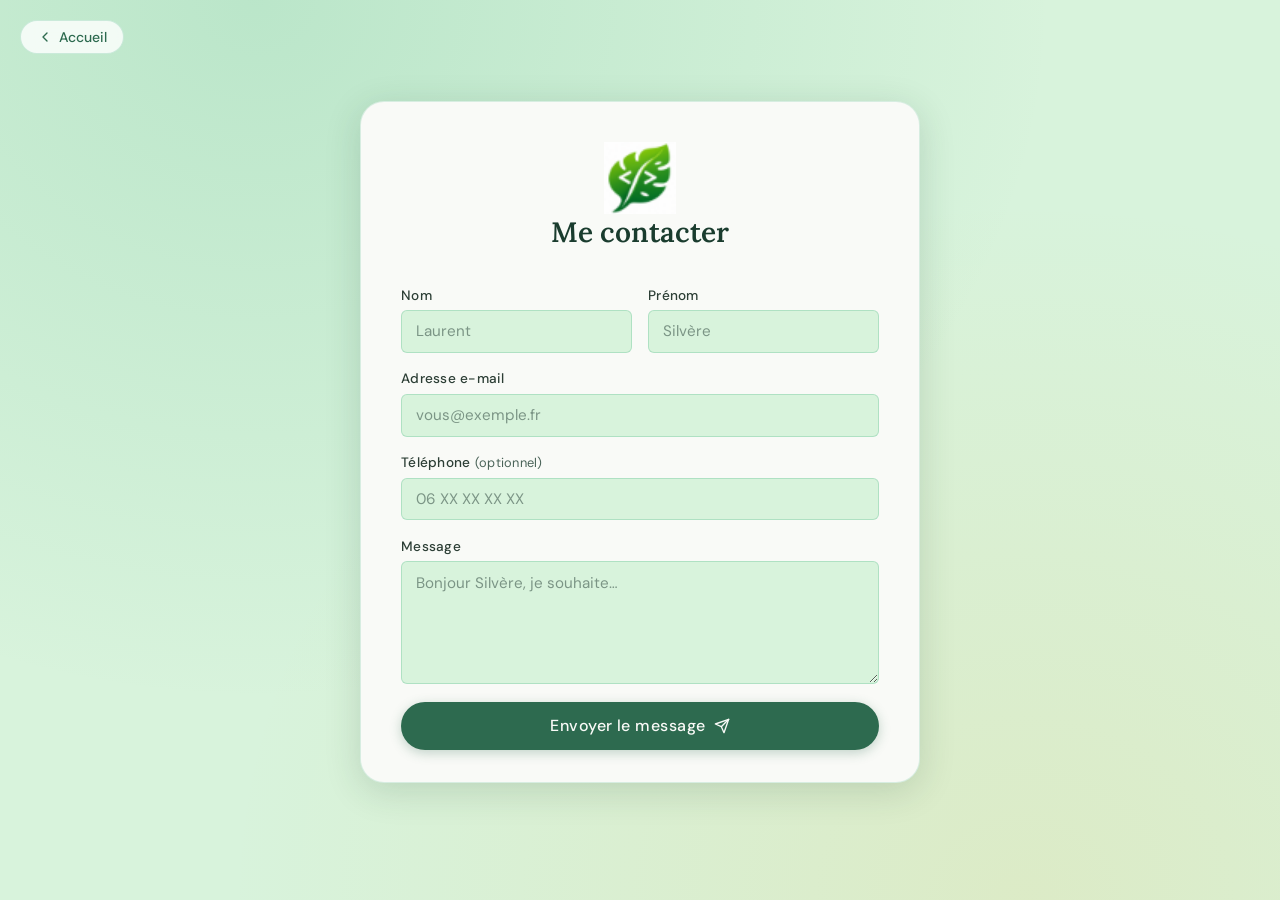
<file: src/contact.html>
<!DOCTYPE html>
<html lang="fr">
<head>
    <meta charset="UTF-8">
    <meta name="viewport" content="width=device-width, initial-scale=1.0">
    <meta name="robots" content="noindex, follow">
    <meta name="description" content="Contactez Silvère LAURENT, développeur web basé à Toulouse, pour toute proposition de collaboration ou d'alternance.">
    <meta name="author" content="Silvère LAURENT">
    <link rel="canonical" href="https://portfolio-silvere.netlify.app/src/contact.html">
    <link rel="icon" href="../asset/icon/favicon.ico" type="image/x-icon">
    <title>Contact — Silvère LAURENT</title>
    <link rel="preconnect" href="https://fonts.googleapis.com">
    <link rel="preconnect" href="https://fonts.gstatic.com" crossorigin>
    <link href="https://fonts.googleapis.com/css2?family=Dancing+Script:wght@600&family=Lora:wght@400;600&family=DM+Sans:opsz,wght@9..40,300;9..40,400;9..40,500&display=swap" rel="stylesheet">
    <link rel="stylesheet" href="../asset/css/contact.css">
</head>
<body>

    <a class="btn-retour" href="../index.html">
        <svg width="16" height="16" viewBox="0 0 24 24" fill="none" stroke="currentColor" stroke-width="2" stroke-linecap="round" stroke-linejoin="round" aria-hidden="true"><polyline points="15 18 9 12 15 6"/></svg>
        Accueil
    </a>

    <main>
        <div class="card-contact">

            <div class="card-entete">
                <img src="../asset/icon/favicon.ico" class="icone-feuille" aria-hidden="true">
                <h1>Me contacter</h1>
            </div>

            <form action="https://api.web3forms.com/submit" method="POST">
                <input type="hidden" name="access_key" value="7221ed25-0b64-4d3b-b491-483ed6684eb0">

                <!-- anti-spam formsubmit -->
                <input type="hidden" name="_captcha" value="false">
                <input type="hidden" name="_subject" value="Nouveau message depuis le portfolio">

                <div class="groupe-double">
                    <div class="champ">
                        <label for="name">Nom</label>
                        <input type="text" name="nom" id="name" placeholder="Laurent" required>
                    </div>
                    <div class="champ">
                        <label for="surname">Prénom</label>
                        <input type="text" name="prenom" id="surname" placeholder="Silvère" required>
                    </div>
                </div>

                <div class="champ">
                    <label for="mail">Adresse e-mail</label>
                    <input type="email" name="mail" id="mail" placeholder="vous@exemple.fr" required>
                </div>

                <div class="champ">
                    <label for="phone">Téléphone <span class="optionnel">(optionnel)</span></label>
                    <input type="tel" name="telephone" id="phone" placeholder="06 XX XX XX XX">
                </div>

                <div class="champ">
                    <label for="message">Message</label>
                    <textarea name="message" id="message" rows="5" placeholder="Bonjour Silvère, je souhaite…" required></textarea>
                </div>

                <div class="h-captcha" data-captcha="true"></div>

                <button type="submit" class="btn-envoyer">
                    Envoyer le message
                    <svg width="16" height="16" viewBox="0 0 24 24" fill="none" stroke="currentColor" stroke-width="2" stroke-linecap="round" stroke-linejoin="round" aria-hidden="true"><line x1="22" y1="2" x2="11" y2="13"/><polygon points="22 2 15 22 11 13 2 9 22 2"/></svg>
                </button>

            </form>
        </div>
    </main>
</body>
</html>
</file>
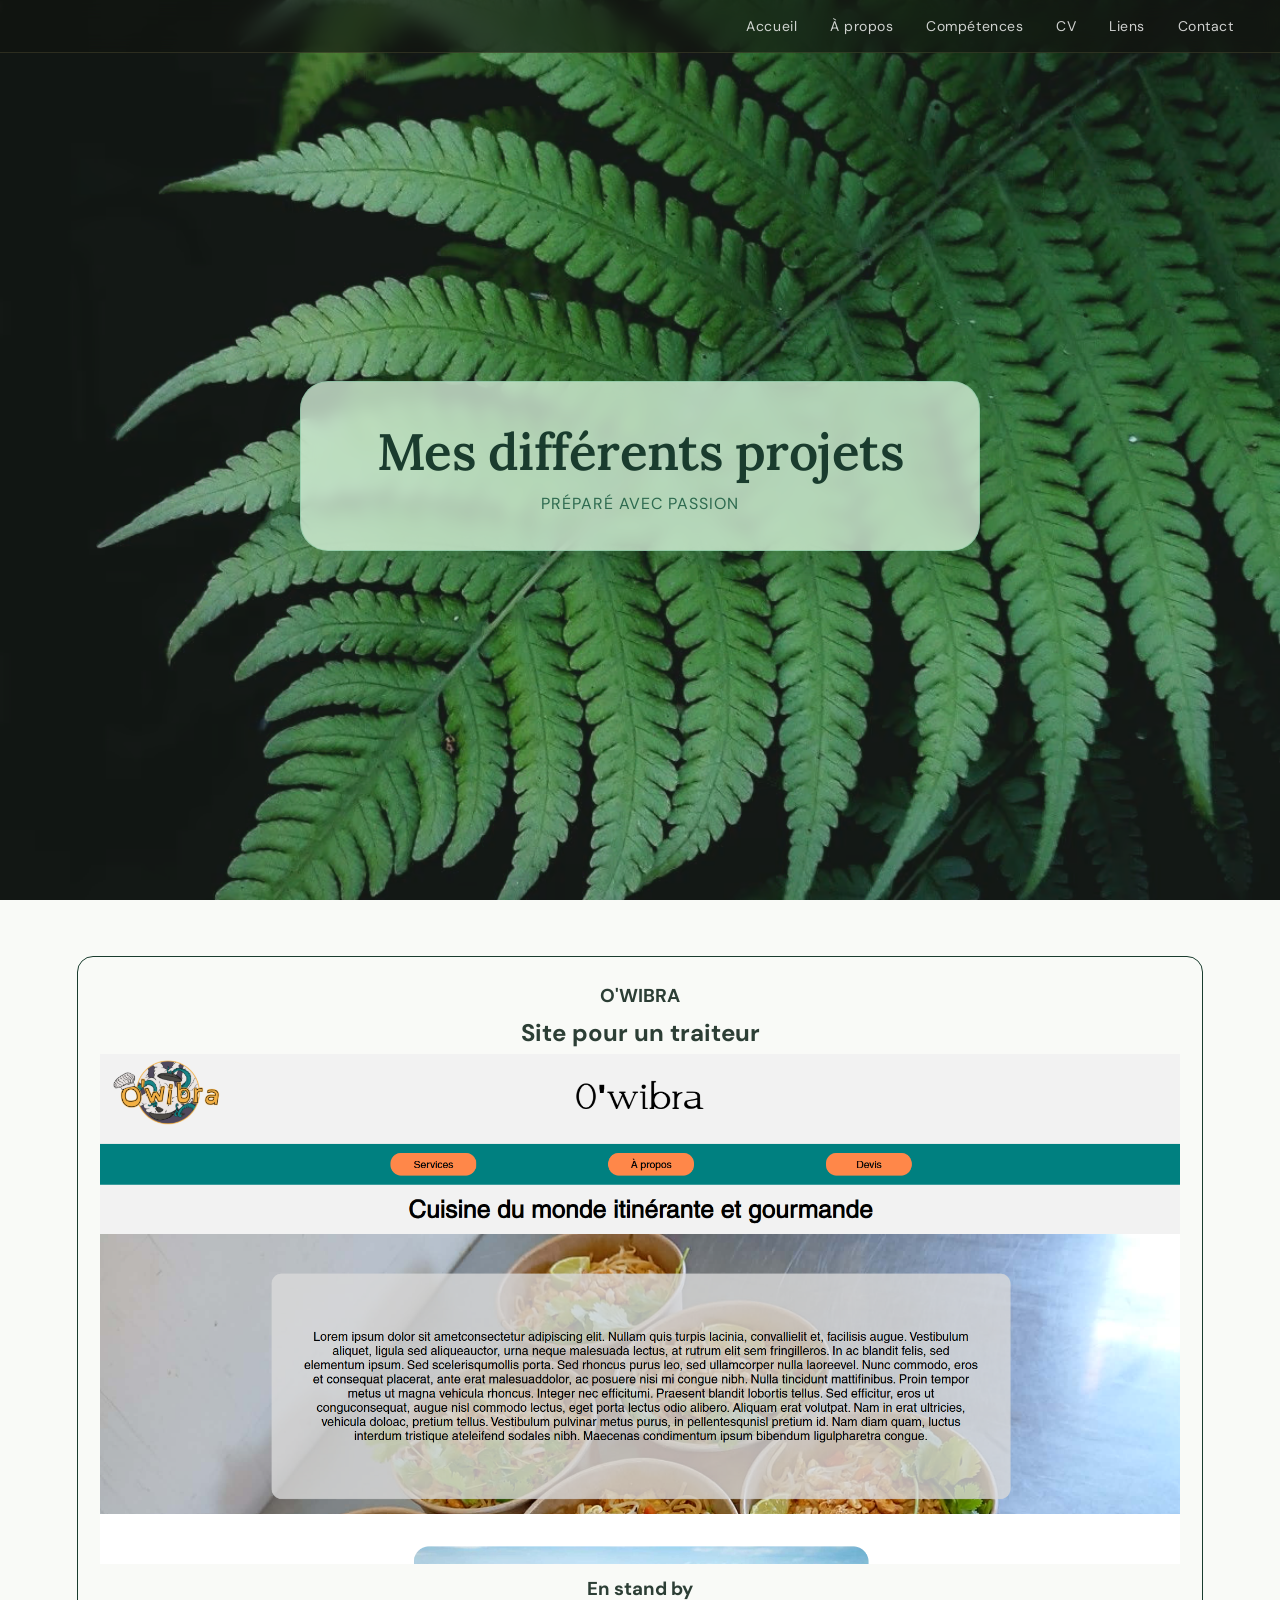
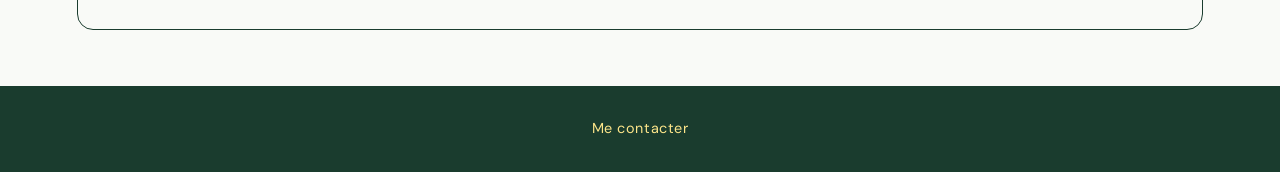
<file: src/projets.html>
<!DOCTYPE html>
<html lang="fr">
<head>
    <meta charset="UTF-8">
    <meta name="viewport" content="width=device-width, initial-scale=1.0">
    <title>Document</title>
    <!-- favicon -->
    <link rel="icon" href="asset/icon/favicon.ico" type="image/x-icon">
    <!-- Lien vers les fonts -->
    <link rel="preconnect" href="https://fonts.googleapis.com">
    <link rel="preconnect" href="https://fonts.gstatic.com" crossorigin>
    <link href="https://fonts.googleapis.com/css2?family=Dancing+Script:wght@400..700&family=Lora:wght@400;600&family=DM+Sans:opsz,wght@9..40,300;9..40,400;9..40,500&display=swap" rel="stylesheet">
    <link rel="stylesheet" href="../asset/css/projets.css">
</head>
<body>
    <header>
        <nav>
            <img src="../asset/icon/menu-burger.svg" alt="Menu burger pour la navigation">
            <ul class="nav-links">
                <li><a href="../index.html#header">Accueil</a></li>
                <li><a href="../index.html#a-propos">À propos</a></li>
                <li><a href="../index.html#competence">Compétences</a></li>
                <li><a href="../index.html#cv">CV</a></li>
                <li><a href="../index.html#liens">Liens</a></li>
                <li><a href="../src/contact.html">Contact</a></li>
            </ul>
        </nav>
        <section class="titre">
            <h1>
            Mes différents projets
            </h1>
            <h2 id="titre">
            Préparé avec passion
            </h2>
        </section>
        
        <div class="fougere">
            <img id="img-fougere" src="../asset/image/fougere.avif" alt="image de fougère">
        </div>
    </header>
    <main>
        <section>
            <article>
                <div>
                    <h1>O'WIBRA</h1>
                    <h2>Site pour un traiteur</h2>
                </div>
                <div class="container-img-card-project">
                    <img class="img-card-project" src="../asset/image/owibra/owibra_acceuil.png" alt="Photo de la page d'acceuil du site o'wibra">
                </div>
                <div><h3>En stand by</h3></div>
            </article>
        </section>
    </main>
        
    <footer>
        <a href="src/contact.html">Me contacter</a>
    </footer>
    <script src="../asset/js/script.js"></script>
</body>
</html>
</file>
<file: asset/css/contact.css>
@import url('https://fonts.googleapis.com/css2?family=Lora:wght@400;600&family=DM+Sans:opsz,wght@9..40,300;9..40,400;9..40,500&display=swap');

/* ---------- variables ---------- */
:root {
    --vert-profond:  #1a3c2e;
    --vert-moyen:    #2d6a4f;
    --vert-doux:     #52b788;
    --vert-pale:     #d8f3dc;
    --or-chaud:      #f4b942;
    --or-clair:      #fde68a;
    --blanc:         #f9faf7;
    --texte-corps:   #2c3e35;
    --texte-doux:    #4a6358;
    --erreur:        #c0392b;

    --radius-sm:  6px;
    --radius-md:  14px;
    --radius-lg:  24px;
    --radius-xl:  40px;

    --ombre-card: 0 8px 36px rgba(26, 60, 46, 0.16);
}

/* ---------- reset & base ---------- */
*, *::before, *::after { box-sizing: border-box; margin: 0; padding: 0; }

html { font-size: 16px; scroll-behavior: smooth; }

body {
    font-family: "DM Sans", sans-serif;
    min-height: 100vh;
    display: flex;
    flex-direction: column;
    align-items: center;
    justify-content: center;
    padding: 2rem 1rem 3rem;
    background:
        radial-gradient(ellipse at 20% 0%, rgba(82,183,136,0.22) 0%, transparent 55%),
        radial-gradient(ellipse at 80% 100%, rgba(244,185,66,0.14) 0%, transparent 55%),
        var(--vert-pale);
    color: var(--texte-corps);
}

/* ---------- bouton retour ---------- */
.btn-retour {
    position: fixed;
    top: 1.25rem;
    left: 1.25rem;
    display: inline-flex;
    align-items: center;
    gap: 6px;
    color: var(--vert-moyen);
    text-decoration: none;
    font-size: 0.875rem;
    font-weight: 500;
    padding: 0.45rem 1rem;
    border-radius: var(--radius-xl);
    background: rgba(255,255,255,0.80);
    backdrop-filter: blur(8px);
    border: 1px solid rgba(82,183,136,0.25);
    transition: background 0.2s, color 0.2s, transform 0.2s;
    z-index: 10;
}

.btn-retour:hover {
    background: var(--vert-moyen);
    color: var(--blanc);
    transform: translateX(-2px);
}

/* ---------- main & card ---------- */
main {
    width: 100%;
    max-width: 560px;
}

.card-contact {
    background: var(--blanc);
    border-radius: var(--radius-lg);
    border: 1px solid rgba(82,183,136,0.20);
    box-shadow: var(--ombre-card);
    padding: 2.5rem 2.5rem 2rem;
    width: 100%;
}

/* ---------- en-tête de la card ---------- */
.card-entete {
    display: flex;
    justify-content: center;
    flex-direction: column;
    text-align: center;
    margin-bottom: 2rem;
}

.icone-feuille {
    align-self: center;
    width: 15%;
    height: auto;
}

.card-entete h1 {
    font-family: "Lora", Georgia, serif;
    font-size: 1.75rem;
    font-weight: 600;
    color: var(--vert-profond);
    margin-bottom: 0.3rem;
    /* pas de border, padding, background — h1 ≠ lien */
}

.sous-titre {
    font-size: 0.875rem;
    color: var(--texte-doux);
}

/* ---------- champs ---------- */
.groupe-double {
    display: grid;
    grid-template-columns: 1fr 1fr;
    gap: 1rem;
}

.champ {
    display: flex;
    flex-direction: column;
    gap: 0.4rem;
    margin-bottom: 1.1rem;
}

label {
    font-size: 0.85rem;
    font-weight: 500;
    color: var(--texte-corps);
    letter-spacing: 0.02em;
}

.optionnel {
    font-weight: 400;
    color: var(--texte-doux);
    font-size: 0.8rem;
}

input,
textarea {
    width: 100%;
    font-family: "DM Sans", sans-serif;
    font-size: 0.95rem;
    color: var(--texte-corps);
    background: var(--vert-pale);
    border: 1.5px solid rgba(82,183,136,0.30);
    border-radius: var(--radius-sm);
    padding: 0.65rem 0.9rem;
    transition: border-color 0.2s, box-shadow 0.2s, background 0.2s;
    outline: none;
    resize: vertical;
}

input::placeholder,
textarea::placeholder {
    color: var(--texte-doux);
    opacity: 0.65;
}

input:focus,
textarea:focus {
    border-color: var(--vert-doux);
    background: #fff;
    box-shadow: 0 0 0 3px rgba(82,183,136,0.18);
}

input:invalid:not(:placeholder-shown),
textarea:invalid:not(:placeholder-shown) {
    border-color: var(--erreur);
    box-shadow: 0 0 0 3px rgba(192,57,43,0.12);
}

textarea {
    min-height: 120px;
}

/* ---------- bouton envoyer ---------- */
.btn-envoyer {
    display: flex;
    align-items: center;
    justify-content: center;
    gap: 8px;
    width: 100%;
    margin-top: 0.5rem;
    padding: 0.85rem 1.5rem;
    background: var(--vert-moyen);
    color: var(--blanc);
    border: none;
    border-radius: var(--radius-xl);
    font-family: "DM Sans", sans-serif;
    font-size: 1rem;
    font-weight: 500;
    letter-spacing: 0.03em;
    cursor: pointer;
    transition: background 0.25s, transform 0.2s, box-shadow 0.2s;
    box-shadow: 0 3px 12px rgba(45,106,79,0.28);
}

.btn-envoyer:hover {
    background: var(--vert-profond);
    transform: translateY(-2px);
    box-shadow: 0 6px 20px rgba(26,60,46,0.30);
}

.btn-envoyer:active {
    transform: translateY(0);
    box-shadow: none;
}

/* ---------- responsive ---------- */
@media screen and (max-width: 600px) {
    .card-contact {
        padding: 2rem 1.5rem 1.5rem;
    }

    .groupe-double {
        grid-template-columns: 1fr;
        gap: 0;
    }

    .btn-retour {
        top: 0.75rem;
        left: 0.75rem;
        font-size: 0.8rem;
        padding: 0.4rem 0.85rem;
    }
}

@media screen and (max-width: 380px) {
    .card-contact {
        padding: 1.5rem 1.1rem 1.25rem;
        border-radius: var(--radius-md);
    }
}
</file>
<file: asset/css/projets.css>
@import url('https://fonts.googleapis.com/css2?family=Dancing+Script:wght@400..700&family=Lora:ital,wght@0,400;0,600;1,400&family=DM+Sans:opsz,wght@9..40,300;9..40,400;9..40,500&display=swap');

/* ---------- variables ---------- */
:root {
    --vert-profond:    #1a3c2e;
    --vert-moyen:      #2d6a4f;
    --vert-doux:       #52b788;
    --vert-clair:      #b7e4c7;
    --vert-pale:       #d8f3dc;
    --or-chaud:        #f4b942;
    --or-clair:        #fde68a;
    --or-pale:         #fef9e7;
    --noir:            #111510;
    --blanc:           #f9faf7;
    --texte-corps:     #2c3e35;
    --texte-doux:      #4a6358;

    --radius-sm:  8px;
    --radius-md:  16px;
    --radius-lg:  28px;
    --radius-xl:  40px;

    --ombre-legere: 0 2px 12px rgba(26, 60, 46, 0.10);
    --ombre-card:   0 6px 28px rgba(26, 60, 46, 0.14);
    --ombre-fort:   0 12px 40px rgba(26, 60, 46, 0.20);
}

/* ---------- reset & base ---------- */
*, *::before, *::after { box-sizing: border-box; margin: 0; padding: 0; }

html {
    scroll-behavior: smooth;
    font-size: 16px;
}

html, body { overflow-x: hidden; }

body {
    font-family: "DM Sans", sans-serif;
    font-size: 1rem;
    line-height: 1.75;
    color: var(--texte-corps);
    background-color: var(--blanc);
    width: 100%;
}

/* ============================================================
   HEADER
   ============================================================ */
header {
    position: relative;
    height: 100vh;
    min-height: 580px;
    overflow: hidden;
    display: flex;
    flex-direction: column;
    justify-content: center;
    align-items: center;
    background: var(--vert-clair);
}

/* ---------- nav ---------- */
nav {
    display: flex;
    justify-content: flex-end;
    align-items: center;
    position: absolute;
    top: 0;
    left: 0;
    width: 100%;
    padding: 0.75rem 2rem;
    background: rgba(17, 21, 16, 0.65);
    backdrop-filter: blur(10px);
    -webkit-backdrop-filter: blur(10px);
    z-index: 10;
    border-bottom: 1px solid rgba(247, 230, 138, 0.12);
}

nav > img {
    display: none;
    width: 44px;
    height: 44px;
    cursor: pointer;
    padding: 0;
    filter: hue-rotate(90deg);
}

.nav-links {
    display: flex;
    gap: 0.25rem;
    list-style: none;
}

.nav-links a {
    color: rgba(255, 255, 255, 0.80);
    text-decoration: none;
    font-size: 0.875rem;
    font-weight: 400;
    letter-spacing: 0.04em;
    padding: 0.45rem 0.9rem;
    border-radius: var(--radius-xl);
    transition: color 0.25s, background 0.25s;
}

.nav-links a:hover {
    color: var(--or-chaud);
    background: rgba(244, 185, 66, 0.10);
}

/* ---------- titre héro ---------- */
.titre {
    position: relative;
    z-index: 2;
    text-align: center;
    padding: 2.5rem 3rem 2rem;
    background: rgba(216, 243, 220, 0.78);
    backdrop-filter: blur(8px);
    -webkit-backdrop-filter: blur(8px);
    border-radius: var(--radius-lg);
    border: 1px solid rgba(82, 183, 136, 0.30);
    box-shadow: var(--ombre-fort);
    max-width: 680px;
    width: 88%;
    margin-top: 2rem;
}

.titre h1 {
    font-family: "Lora", Georgia, serif;
    font-size: clamp(2rem, 5vw, 3.2rem);
    font-weight: 600;
    color: var(--vert-profond);
    letter-spacing: -0.01em;
    line-height: 1.15;
    margin-bottom: 0.6rem;
}

.titre h2 {
    font-family: "DM Sans", sans-serif;
    font-size: clamp(0.9rem, 2vw, 1.1rem);
    font-weight: 400;
    color: var(--vert-moyen);
    letter-spacing: 0.06em;
    text-transform: uppercase;
}


/* ---------- fougère ---------- */
.fougere {
    position: absolute;
    top: 0;
    left: 0;
    width: 100%;
    height: 100%;        /* ← couvre tout le header quelle que soit la taille */
    transform: none;     /* ← on retire la rotation */
    transform-origin: unset;
    z-index: 0;
}

.fougere img {
    width: 100%;
    height: 100%;
    object-fit: cover;       /* ← remplit sans déformer */
    object-position: center;
    opacity: 0.90;
    filter: saturate(1.1) brightness(0.85);
}

/* char animation */
.char { display: inline-block; }

/* ============================================================
   MAIN
   ============================================================ */
article{
    display: flex;
    justify-content: center;
    flex-direction: column;
    border: 1px solid var(--vert-profond);
    padding: 2%;
    border-radius: var(--radius-md);
}

main h1, main h2, main h3{
    text-align: center;
}

article > div{
    width: 100%;
    height: auto;
}


/* -----card-project---- */
.img-card-project{
    width: 100%;
    height: auto;
}

/* ============================================================
   FOOTER
   ============================================================ */
footer {
    display: flex;
    align-items: center;
    justify-content: center;
    background: var(--vert-profond);
    color: rgba(255,255,255,0.65);
    text-align: center;
    padding: 1.5rem;
    position: relative;
}

footer a {
    color: var(--or-clair);
    text-decoration: none;
    font-size: 0.9rem;
    letter-spacing: 0.04em;
    padding: 0.4rem 1rem;
    border-radius: var(--radius-xl);
    transition: color 0.2s, background 0.2s;
}

footer a:hover {
    color: var(--blanc);
    background: rgba(244, 185, 66, 0.12);
}


/* ============================================================
   RESPONSIVE
   ============================================================ */
@media screen and (max-width: 1280px) {
    main {
        grid-template-columns: 1fr;
        gap: 2rem;
        padding: 3.5rem 6%;
    }

    .a-propos, .competence {
        grid-column: 1 / 2;
    }
    
    .titre h2 {
        font-size: 1rem;
    }
}

@media screen and (max-width: 900px) {
    nav {
        justify-content: space-between;
        align-items: center;
        padding: 0.75rem 1.25rem;
    }

    nav > img {
        display: block;
    }

    .nav-links {
        display: none;
        flex-direction: column;
        position: absolute;
        top: 100%;
        left: 0;
        width: 100%;
        background: rgba(17,21,16,0.96);
        backdrop-filter: blur(12px);
        padding: 0.75rem 0 1rem;
        gap: 0;
    }

    .nav-links.active {
        display: flex;
    }

    .nav-links li {
        text-align: center;
        border-top: 1px solid rgba(244, 185, 66, 0.10);
    }
    
    .nav-links a {
        display: inline-block;
        padding: 0.85rem 1.5rem;
        border-radius: 0;
        font-size: 1rem;
        border-top: 1px solid var(--or-pale);
    }

}

@media screen and (max-width: 768px) {
    main {
        padding: 2.5rem 4%;
        gap: 1.5rem;
    }

    .a-propos, .competence, .cv, .contact {
        padding: 2rem 1.5rem;
    }

    #scroll-to-top {
        width: 42px;
        height: 42px;
        bottom: 16px;
        right: 16px;
    }
}

@media screen and (max-width: 480px) {
    body { font-size: 0.95rem; }

    .titre {
        padding: 2rem 1.5rem 1.5rem;
    }

    .titre h1 {
        font-size: 1.8rem;
    }

}
</file>
